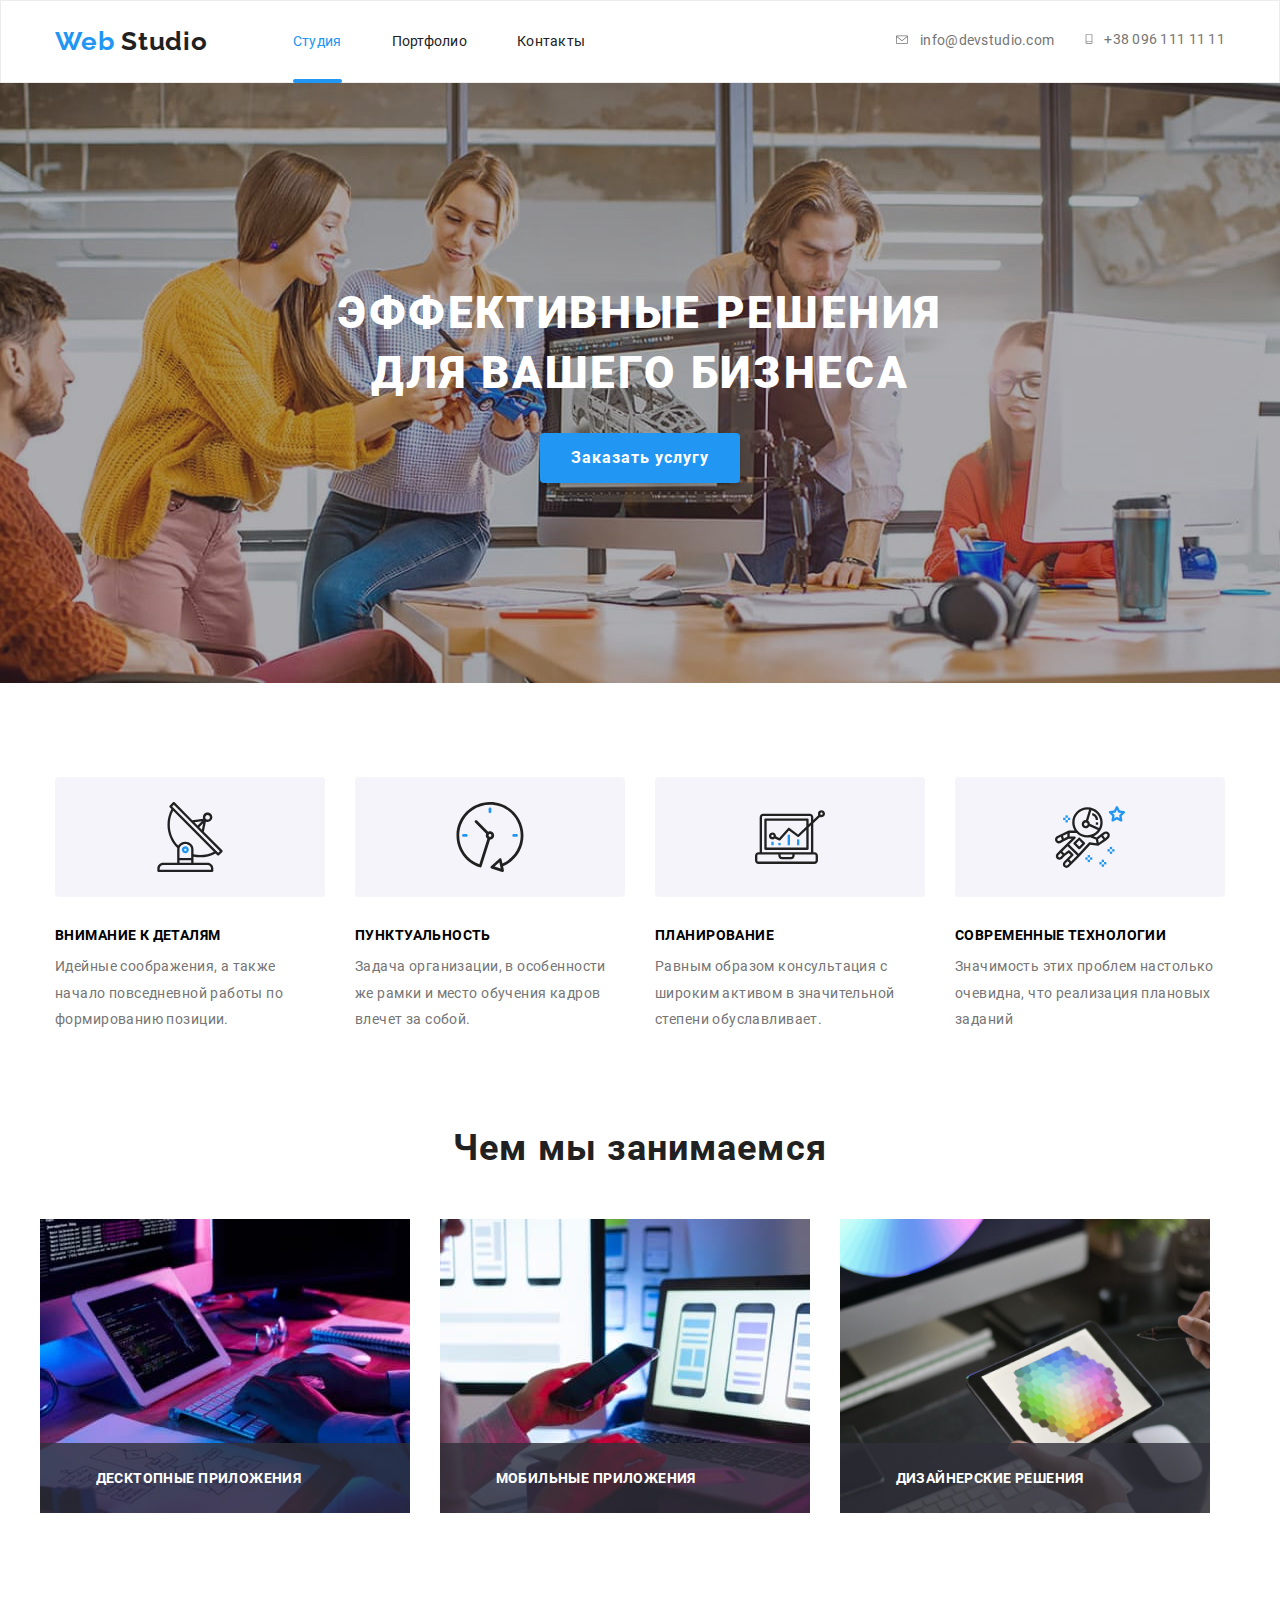
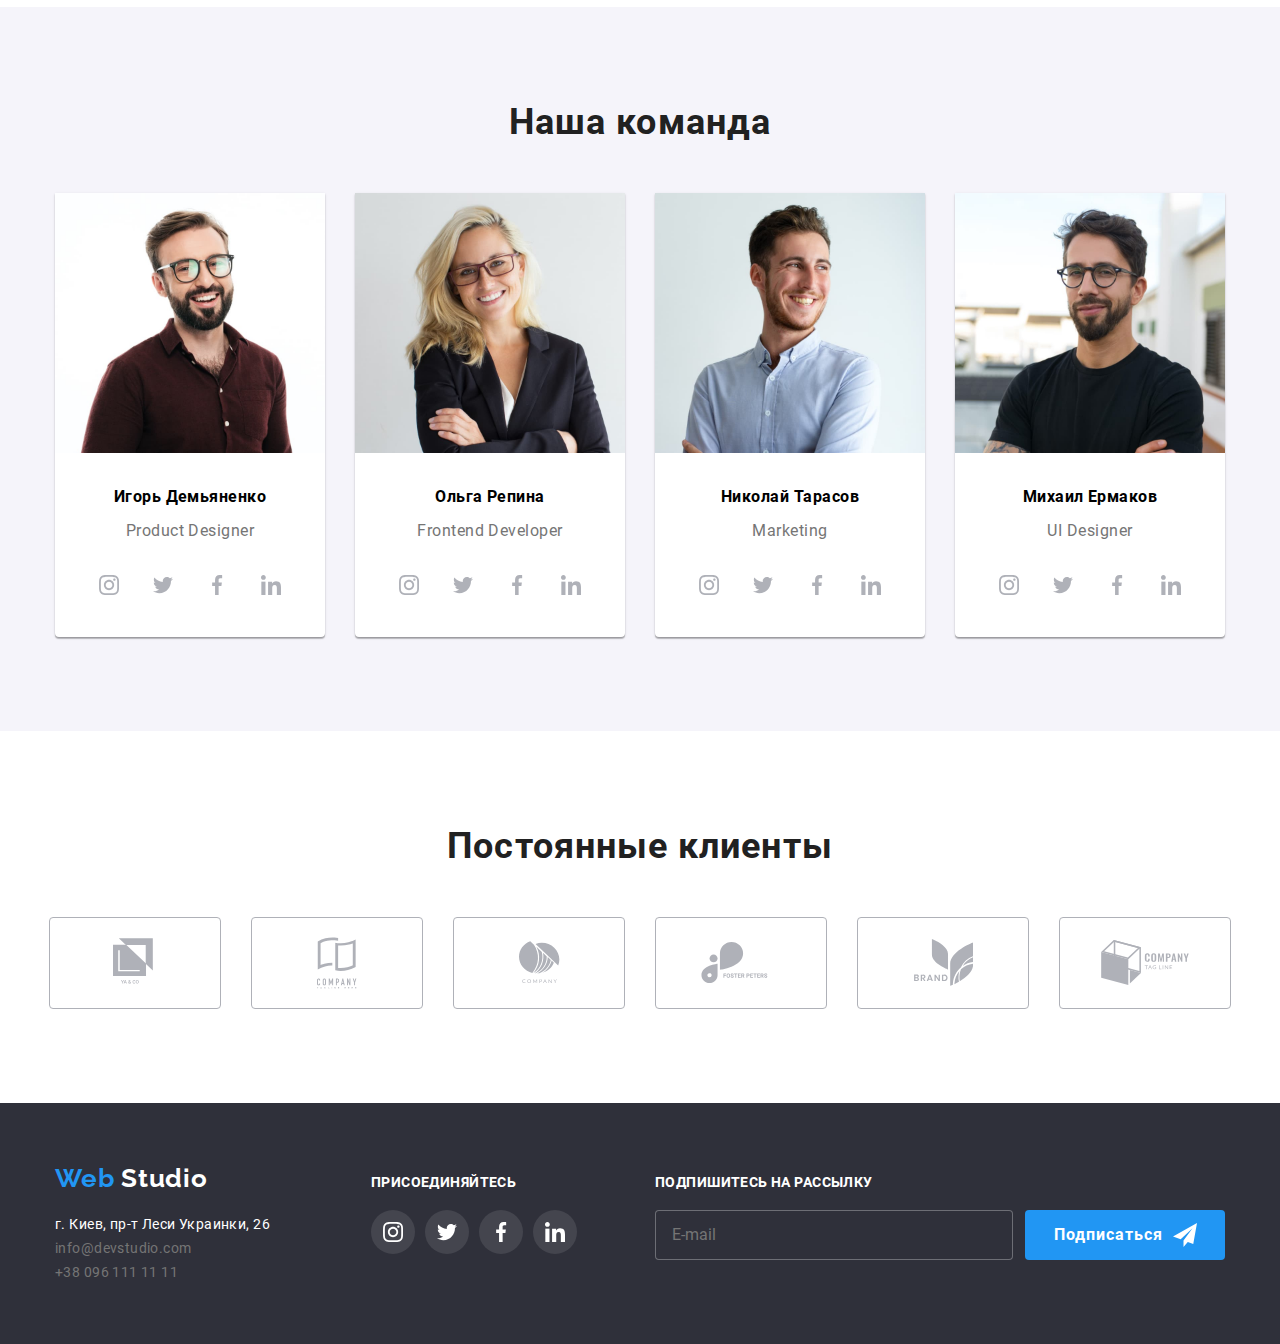
<file: index.html>
<!DOCTYPE html>
<html lang="ru">
  <head>
    <meta charset="UTF-8" />
    <meta name="viewport" content="width=device-width, initial-scale=1.0" />
    <title>WebStudio</title>
    <link rel="stylesheet" href="./css/main.min.css">
    
<!-- 
    <link
      href="https://fonts.googleapis.com/css2?family=Raleway:wght@400;700&family=Roboto:wght@400;700;900&display=swap"
      rel="stylesheet"
    /> -->
      
        
  </head>
  <body>
    <!-- Шапка сайта -->

    <header class="page-header">
      <div class="container flexbox">
        <nav class="navigation">
          <a class="logo" href="./index.html"><span>Web</span> Studio</a>
          <ul class="list menu-list">
            <li class="menu-item">
              <a class="link current" href="./index.html">Студия
              </a>
            </li>
            <li class="menu-item">
              <a class="link" href="./portfolio.html">Портфолио</a>
            </li>
            <li class="menu-item"><a class="link" href="">Контакты</a></li>
          </ul>
        </nav>
        <!-- Контакты -->
        <ul class="list menu-list">
          <li class="contacts-link">
            <a class="link" href="mailto:info@devstudio.com"
              > <svg class="contacts-icon" width="16" height="12">
                <use href="./img/icons/sprite.svg#icon-envelope"></use>
              </svg> info@devstudio.com
              </a
            >
          </li>
          <li class="contacts-link">
            <a class="link" href="tel:380961111111"
              > <svg class="contacts-icon" width="10" height="16">
                <use href="./img/icons/sprite.svg#icon-smartphone"></use>
              </svg> +38 096 111 11 11
              </a
            >
          </li>
        </ul>
      </div>
    </header>

    <main>
      <!--Герой-->
      <section class="hero">
          <h1 class="hero-title">
            Эффективные решения <br />
            для вашего бизнеса
          </h1>
          <button data-modal-open class="btn-primary">Заказать услугу</button>    
      </section>
      <!-- Особенности -->
      <section class="feature section-padding">
        <div class="container feature">
          <ul class="list feature-list">
            <li class="box-list-feature">
              <div class="feature-item">
              <svg class="feature-icon" wight="70" height="70" >
                <use href="./img/icons/sprite.svg#icon-antenna"></use>
              </svg>
              </div>
              <h3 class="title title-upper">Внимание к деталям</h3>
              <p class="text text-grey">
                Идейные соображения, а также начало повседневной работы по
                формированию позиции.
              </p>
            </li>
            <li class="box-list-feature">
              <div class="feature-item">
                <svg class="feature-icon" wight="70" height="70">
                  <use href="./img/icons/sprite.svg#icon-clock"></use>
                </svg>
              </div>
              <h3 class="title title-upper">Пунктуальность</h3>
              <p class="text text-grey">
                Задача организации, в особенности же рамки и место обучения
                кадров влечет за собой.
              </p>
            </li>
            <li class="box-list-feature">
              <div class="feature-item">
                <svg class="feature-icon" wight="70" height="70">
                  <use href="./img/icons/sprite.svg#icon-diagram"></use>
                </svg>
              </div>
              <h3 class="title title-upper">Планирование</h3>
              <p class="text text-grey">
                Равным образом консультация с широким активом в значительной
                степени обуславливает.
              </p>
            </li>
            <li class="box-list-feature">
              <div class="feature-item">
                <svg class="feature-icon" wight="70" height="70">
                  <use href="./img/icons/sprite.svg#icon-astronaut"></use>
                </svg>
              </div>
              <h3 class="title title-upper">Современные технологии</h3>
              <p class="text text-grey">
                Значимость этих проблем настолько очевидна, что реализация
                плановых заданий
              </p>
            </li>
          </ul>
        </div>
      </section>

      <!-- Чем мы занимаемся -->
      <section class="section">
        <div class="container">
          <h2 class="title section-title">Чем мы занимаемся</h2>
          <ul class="list menu-list">
            <li class="box-list">
              <a href="">
                <img
                  src="./img/desktop.jpg"
                  alt="открытый ноутбук на столе"
                  width="370"
                  height="294"
              /></a>
              
              <h3 class="title-dev">Десктопные приложения</h3>
            </li>
            <li class="box-list">
              <a href="">
                <img
                  src="./img/smartphone.jpg"
                  alt="телефон с голубой заставкой на бело-голубом фоне"
                  width="370"
                  height="294"
              /></a>
              <a class="link link-work" href=""
                ><h3 class="title-dev">Мобильные приложения</h3></a
              >
            </li>
            <li class="box-list">
              <a href=""
                ><img
                  src="./img/iMac.jpg"
                  alt="монитор с дизайном в темных тонах"
                  width="370"
                  height="294"
                />
              </a>
              <a class="link link-work" href=""
                ><h3 class="title-dev">Дизайнерские решения</h3></a
              >
            </li>
          </ul>
        </div>
      </section>

      <!-- Наша команда -->
      <section class="section-team">
        <div class="container">
          <h2 class="section-title">Наша команда</h2>
          <ul class="list menu-list">
            <li class="box-list-team">
              <img
                src="./img/demyanenko.jpg"
                alt="Игорь Демьяненко"
                width="270"
                height="260"
              />
              <h3 class="title title-bigger">Игорь Демьяненко</h3>
              <p class="text text-grey text-bg">Product Designer</p>
              <ul class="list menu-list social">
                <li class="social-icons-list">
                  <a
                    href="https://www.instagram.com/"
                    class="social-icons-link"
                    target="_blank"
                    rel="noopener noreferrer"
                    aria-label="Cсылка на Инстаграм"
                  >
                    <svg class="social-icon" width="20" height="20">
                      <use href="./img/icons/sprite.svg#icon-instagram"></use>
                    </svg>
                  </a>
                </li>
                <li class="social-icons-list">
                  <a
                    href="https://twitter.com/"
                    class="social-icons-link"
                    target="_blank"
                    rel="noopener noreferrer"
                    aria-label="Ссылка на Twitter"
                  >
                    <svg class="social-icon" width="20" height="20">
                      <use href="./img/icons/sprite.svg#icon-twitter"></use>
                    </svg>
                  </a>
                </li>
                <li class="social-icons-list">
                  <a
                    href="https://facebook.com/"
                    class="social-icons-link"
                    target="_blank"
                    rel="noopener noreferrer"
                    aria-label="Ссылка на Facebook"
                  >
                    <svg class="social-icon" width="20" height="20">
                      <use href="./img/icons/sprite.svg#icon-facebook"></use>
                    </svg>
                  </a>
                </li>
                <li class="social-icons-list">
                  <a
                    href="https://linkedin.com/"
                    class="social-icons-link"
                    target="_blank"
                    rel="noopener noreferrer"
                    aria-label="Ссылка на LinkedIn"
                  >
                    <svg class="social-icon" width="20" height="20">
                      <use href="./img/icons/sprite.svg#icon-linkedin"></use>
                    </svg>
                  </a>
                </li>
              </ul>
            </li>
            <li class="box-list-team">
              <img
                src="./img/repina.jpg"
                alt="Ольга Репина"
                width="270"
                height="260"
              />
              <h3 class="title title-bigger">Ольга Репина</h3>
              <p class="text text-grey text-bg">Frontend Developer</p>
              <ul class="list menu-list social">
                <li class="social-icons-list">
                  <a
                    href="https://www.instagram.com/"
                    class="social-icons-link"
                    target="_blank"
                    rel="noopener noreferrer"
                    aria-label="Cсылка на Инстаграм"
                  >
                    <svg class="social-icon" width="20" height="20">
                      <use href="./img/icons/sprite.svg#icon-instagram"></use>
                    </svg>
                  </a>
                </li>
                <li class="social-icons-list">
                  <a
                    href="https://twitter.com/"
                    class="social-icons-link"
                    target="_blank"
                    rel="noopener noreferrer"
                    aria-label="Ссылка на Twitter"
                  >
                    <svg class="social-icon" width="20" height="20">
                      <use href="./img/icons/sprite.svg#icon-twitter"></use>
                    </svg>
                  </a>
                </li>
                <li class="social-icons-list">
                  <a
                    href="https://facebook.com/"
                    class="social-icons-link"
                    target="_blank"
                    rel="noopener noreferrer"
                    aria-label="Ссылка на Facebook"
                  >
                    <svg class="social-icon" width="20" height="20">
                      <use href="./img/icons/sprite.svg#icon-facebook"></use>
                    </svg>
                  </a>
                </li>
                <li class="social-icons-list">
                  <a
                    href="https://linkedin.com/"
                    class="social-icons-link"
                    target="_blank"
                    rel="noopener noreferrer"
                    aria-label="Ссылка на LinkedIn"
                  >
                    <svg class="social-icon" width="20" height="20">
                      <use href="./img/icons/sprite.svg#icon-linkedin"></use>
                    </svg>
                  </a>
                </li>
              </ul>
            </li>
            <li class="box-list-team">
              <img
                src="./img/tarasov.jpg"
                alt="Николай Тарасов"
                width="270"
                height="260"
              />
              <h3 class="title title-bigger">Николай Тарасов</h3>
              <p class="text text-grey text-bg">Marketing</p>
              <ul class="list menu-list social">
                <li class="social-icons-list">
                  <a
                    href="https://www.instagram.com/"
                    class="social-icons-link"
                    target="_blank"
                    rel="noopener noreferrer"
                    aria-label="Cсылка на Инстаграм"
                  >
                    <svg class="social-icon" width="20" height="20">
                      <use href="./img/icons/sprite.svg#icon-instagram"></use>
                    </svg>
                  </a>
                </li>
                <li class="social-icons-list">
                  <a
                    href="https://twitter.com/"
                    class="social-icons-link"
                    target="_blank"
                    rel="noopener noreferrer"
                    aria-label="Ссылка на Twitter"
                  >
                    <svg class="social-icon" width="20" height="20">
                      <use href="./img/icons/sprite.svg#icon-twitter"></use>
                    </svg>
                  </a>
                </li>
                <li class="social-icons-list">
                  <a
                    href="https://facebook.com/"
                    class="social-icons-link"
                    target="_blank"
                    rel="noopener noreferrer"
                    aria-label="Ссылка на Facebook"
                  >
                    <svg class="social-icon" width="20" height="20">
                      <use href="./img/icons/sprite.svg#icon-facebook"></use>
                    </svg>
                  </a>
                </li>
                <li class="social-icons-list">
                  <a
                    href="https://linkedin.com/"
                    class="social-icons-link"
                    target="_blank"
                    rel="noopener noreferrer"
                    aria-label="Ссылка на LinkedIn"
                  >
                    <svg class="social-icon" width="20" height="20">
                      <use href="./img/icons/sprite.svg#icon-linkedin"></use>
                    </svg>
                  </a>
                </li>
              </ul>
            </li>
            <li class="box-list-team">
              <img
                src="./img/ermakov.jpg"
                alt="Михаил Ермаков"
                width="270"
                height="260"
              />
              <h3 class="title title-bigger">Михаил Ермаков</h3>
              <p class="text text-grey text-bg">UI Designer</p>
              <ul class="list menu-list social">
                <li class="social-icons-list">
                  <a
                    href="https://www.instagram.com/"
                    class="social-icons-link"
                    target="_blank"
                    rel="noopener noreferrer"
                    aria-label="Cсылка на Инстаграм"
                  >
                    <svg class="social-icon" width="20" height="20">
                      <use href="./img/icons/sprite.svg#icon-instagram"></use>
                    </svg>
                  </a>
                </li>
                <li class="social-icons-list">
                  <a
                    href="https://twitter.com/"
                    class="social-icons-link"
                    target="_blank"
                    rel="noopener noreferrer"
                    aria-label="Ссылка на Twitter"
                  >
                    <svg class="social-icon" width="20" height="20">
                      <use href="./img/icons/sprite.svg#icon-twitter"></use>
                    </svg>
                  </a>
                </li>
                <li class="social-icons-list">
                  <a
                    href="https://facebook.com/"
                    class="social-icons-link"
                    target="_blank"
                    rel="noopener noreferrer"
                    aria-label="Ссылка на Facebook"
                  >
                    <svg class="social-icon" width="20" height="20">
                      <use href="./img/icons/sprite.svg#icon-facebook"></use>
                    </svg>
                  </a>
                </li>
                <li class="social-icons-list">
                  <a
                    href="https://linkedin.com/"
                    class="social-icons-link"
                    target="_blank"
                    rel="noopener noreferrer"
                    aria-label="Ссылка на LinkedIn"
                  >
                    <svg class="social-icon" width="20" height="20">
                      <use href="./img/icons/sprite.svg#icon-linkedin"></use>
                    </svg>
                  </a>
                </li>
              </ul>
            </li>
          </ul>
        </div>
      </section>

      <!--Постоянные клиенты -->
      <section class="section">
        <div class="container">
          <h2 class="section-title">Постоянные клиенты</h2>
          <ul class="list menu-list">
            <li class="clients-list">
              <a class="client-icon" href="">
                <svg width="44" height="49">
                  <use href="./img/icons/sprite.svg#icon-yaco"></use>
                </svg>
              </a>
              
            </li>
            <li class="clients-list">
              <a class="client-icon" href="">
                <svg  width="40" height="52">
                  <use href="./img/icons/sprite.svg#icon-tagline"></use>
                </svg>
              </a>
              
            </li>
            <li class="clients-list">
              <a class="client-icon" href="">
                <svg  width="41" height="42.6">
                <use href="./img/icons/sprite.svg#icon-company"></use>
              </svg>
            </a>
              
            </li>
            <li class="clients-list">
              <a class="client-icon" href="">
                <svg  width="79.66" height="42">
                <use href="./img/icons/sprite.svg#icon-foster"></use>
              </svg>
            </a>
              
            </li>
            <li class="clients-list">
              <a class="client-icon" href="">
                <svg  width="59" height="47">
                <use href="./img/icons/sprite.svg#icon-brand"></use>
              </svg>
            </a>
              
            </li>
            <li class="clients-list">
              <a class="client-icon" href="">
                <svg  width="88.5" height="45.5">
                <use href="./img/icons/sprite.svg#icon-tadline"></use>
              </svg></a>
              
            </li>
          </ul>
        </div>
      </section>
    </main>
    <!-- Футер -->
    <footer class="footer">
      <div class="container">
        <div class="footer-address">
          <a class="logo" href="./index.html"><span>Web</span> Studio</a>
          <br />
          <span class="text text-white">
            г. Киев, пр-т Леси Украинки, 26
          </span>
          <br />
          <span>
            <a
              class="link"
              href="mailto:info@devstudio.com"
              >info@devstudio.com</a
            >
          </span>
          <br />
          <span>
            <a class="link" href="tel:380961111111"
              >+38 096 111 11 11</a
            >
          </span>
        </div>

        <div class="contact-us">
          <b class="contact-us-item">присоединяйтесь</b>
          <ul class="list menu-list">
            <li class="social-icons-list">
              <a
                href="https://www.instagram.com/"
                class="social-icons-footer"
                target="_blank"
                rel="noopener noreferrer"
                aria-label="Cсылка на Инстаграм"
              >
                <svg class="social-icon" width="20" height="20">
                  <use href="./img/icons/sprite.svg#icon-instagram"></use>
                </svg>
              </a>
            </li>
            <li  class="social-icons-list">
              <a
                href="https://twitter.com/"
                class="social-icons-footer"
                target="_blank"
                rel="noopener noreferrer"
                aria-label="Ссылка на Twitter"
              >
                <svg class="social-icon" width="20" height="20">
                  <use href="./img/icons/sprite.svg#icon-twitter"></use>
                </svg>
              </a>
            </li>
            <li class="social-icons-list">
              <a
                href="https://facebook.com/"
                class="social-icons-footer"
                target="_blank"
                rel="noopener noreferrer"
                aria-label="Ссылка на Facebook"
              >
                <svg class="social-icon" width="20" height="20">
                  <use href="./img/icons/sprite.svg#icon-facebook"></use>
                </svg>
              </a>
            </li class="social-icons-list">
            <li>
              <a
                href="https://linkedin.com/"
                class="social-icons-footer"
                target="_blank"
                rel="noopener noreferrer"
                aria-label="Ссылка на LinkedIn"
              >
                <svg class="social-icon" width="20" height="20">
                  <use href="./img/icons/sprite.svg#icon-linkedin"></use>
                </svg>
              </a>
            </li>
          </ul>
        </div>
        <div class="subscription">
          <b class="contact-us-item">Подпишитесь на рассылку</b>
          <form class="subscription-form">
            <input class="footer-email" type="email" name="mail" id="footer-mail" placeholder="E-mail">
            <button class="btn-email" type="submit">
              <span class="btn-text">Подписаться</span>
              <svg class="icon-send" width="24" height="24">
                <use href="./img/icons/sprite.svg#icon-send"></use>
              </svg>
            </button>
          </form>
        </div>
      </div>
    </footer>
    <!-- Модальное окно -->
    <div class="backdrop is-hidden" data-modal>
      <div class="modal">
        <button data-modal-close class="btn-close-modal">
          <svg width="11" height="11">
            <use href="./img/icons/sprite.svg#icon-close"></use>
          </svg>
        </button>
        <form class="form">
          <b class="form-call">Оставьте свои данные, мы вам перезвоним</b>
          <label class="form-field">
            <span class="form-label">Имя</span>
            <input class="form-input" type="text" name="name">
            </input>
            <svg width="12" height="12" class="form-icon">
              <use href="./img/icons/sprite.svg#icon-person"></use>
            </svg>
          </label>
          <label class="form-field">
            <span class="form-label">Телефон</span>
            <input class="form-input" type="tel" name="tel">
            </input>
            <svg width="12" height="12" class="form-icon">
              <use href="./img/icons/sprite.svg#icon-phone"></use>
            </svg>
          </label>
          <label class="form-field">
            <span class="form-label">Почта</span>
            <input class="form-input" type="email" name="mail">
            </input>
            <svg width="12" height="12" class="form-icon">
              <use href="./img/icons/sprite.svg#icon-email"></use>
            </svg>
          </label>
          <label class="comment-field">
            <span class="form-label">Комментарий</span>
            <textarea class="comment" name="comment" placeholder="Введите текст">
            </textarea>
          </label>
          <label class="checkbox-field">
            <input class="checkbox-input" type="checkbox" name="agreement" value="agreement"><span
              class="checkbox-icon"></span>
            <span class="checkbox-label">Соглашаюсь с рассылкой и принимаю
              <a class="checkbox-link" href="">Условия договора</a>
            </span>
          </label>
          <button type="submit" class="btn-primary btn-form">Отправить</button>
        </form>
      </div>
    </div>
    <script src="./js/modal.js"></script>
  </body>
</html>
</file>
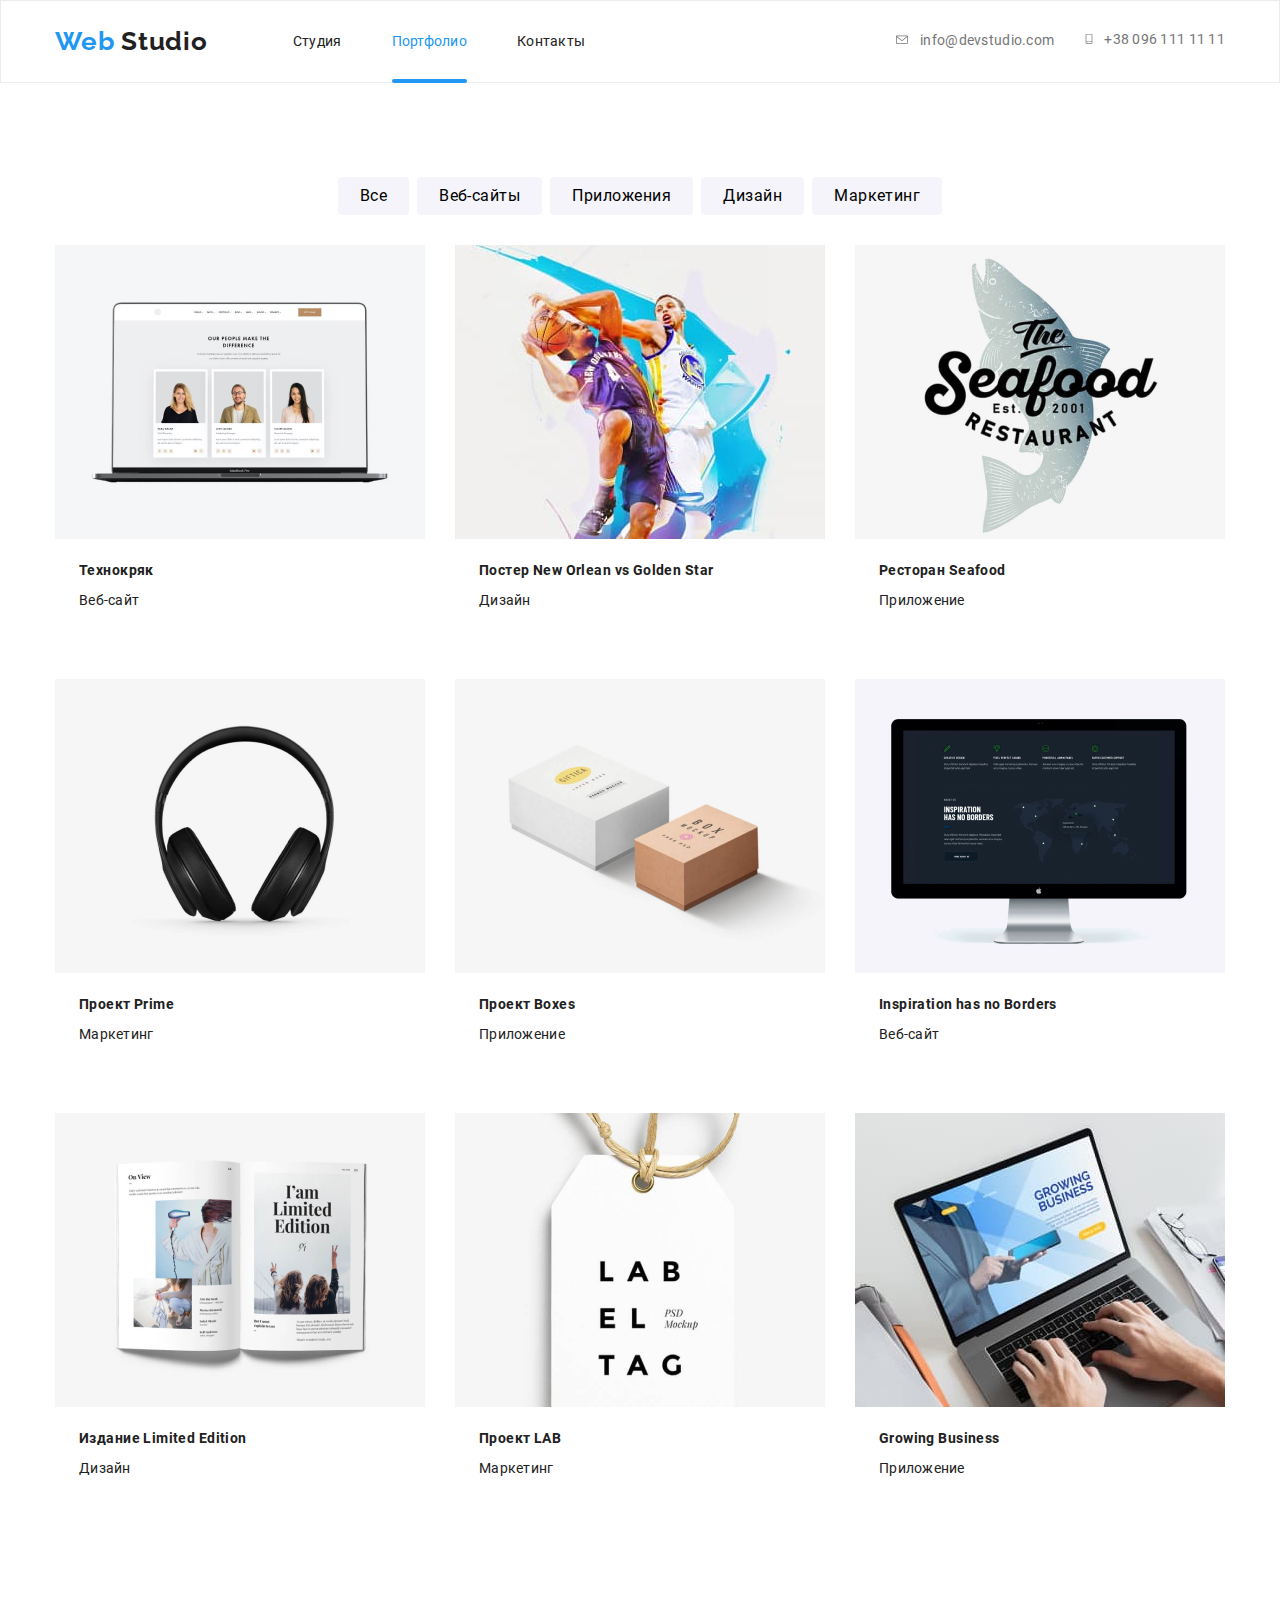
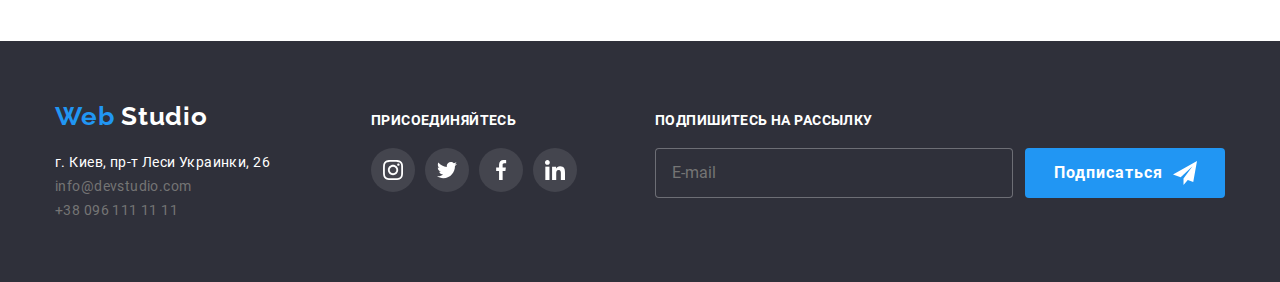
<file: portfolio.html>
<!DOCTYPE html>
<html lang="ru">
  <head>
    <meta charset="UTF-8" />
    <meta name="viewport" content="width=device-width, initial-scale=1.0" />
    <title>Портфолио</title>
    <link rel="stylesheet" href="./css/portfolio.min.css">
    <!-- <link
      rel="stylesheet"
      href="https://cdnjs.cloudflare.com/ajax/libs/normalize/8.0.1/normalize.min.css"
    />
    <link
      href="https://fonts.googleapis.com/css2?family=Raleway:wght@400;700&family=Roboto:wght@400;700;900&display=swap"
      rel="stylesheet"
    /> -->
  </head>
  <body>
    <!-- Шапка сайта -->
    <header class="page-header">
      <div class="container flexbox">
        <nav class="navigation">
          <a class="logo" href="./index.html"><span>Web</span> Studio</a>
          <ul class="list menu-list">
            <li class="menu-item">
              <a class="link" href="./index.html">Студия</a>
            </li>
            <li class="menu-item">
              <a class="link current" href="./portfolio.html">Портфолио</a>
            </li>
            <li class="menu-item"><a class="link" href="">Контакты</a></li>
          </ul>
        </nav>
        <!-- Контакты -->
        <ul class="list menu-list">
          <li class="contacts-link">
            <a class="link" href="mailto:info@devstudio.com">
              <svg class="contacts-icon" width="16" height="12">
                <use href="./img/icons/sprite.svg#icon-envelope"></use>
              </svg>
              info@devstudio.com
            </a>
          </li>
          <li class="contacts-link">
            <a class="link" href="tel:380961111111">
              <svg class="contacts-icon" width="10" height="16">
                <use href="./img/icons/sprite.svg#icon-smartphone"></use>
              </svg>
              +38 096 111 11 11
            </a>
          </li>
        </ul>
      </div>
    </header>
    <main class="portfolio flex-container">
      <!-- Навигация -->
      <div class="container nav-portfolio">
        <ul class="list flexbox portfolio-menu">
          <li>
            <button class="btn-secondary" type="button">Все</button>
          </li>
          <li>
            <button class="btn-secondary" type="button">Веб-сайты</button>
          </li>

          <li>
            <button class="btn-secondary" type="button">Приложения</button>
          </li>

          <li><button class="btn-secondary" type="button">Дизайн</button></li>
          <li>
            <button class="btn-secondary" type="button">Маркетинг</button>
          </li>
        </ul>
      </div>
      <!-- Проекты -->
      <section>
        <div class="container">
          <ul class="list flex-container">
            <li class="flex-list">
              <a class="link link-wrapper" href="">
                <div class="img-box">
                <img
                  src="./img/tekhokriak.jpg"
                  alt="Фото команды на экране ноутбука"
                  width="370"
                  height="294"
                />
                <div class="box-hover">
                <p>
                  Технокряк это современная площадка распространения
                  коронавируса. Компании используют эту платформу для цифрового
                  шпионажа и атак на защищённые сервера конкурентов
                </p>
                </div>
                </div>
                <div class="project-info">
                  <h3 class="title">Технокряк</h3>
                  <p>Веб-сайт</p>
                </div>
              </a>
            </li>
            <li class="flex-list">
              <a class="link link-wrapper" href="">
                <div class="img-box">
                <img
                  src="./img/poster-new-orlean.jpg"
                  alt="Два парня с баскетбольным мячом"
                  width="370"
                  height="294"
                />
                 <div class="box-hover">
                <p>
                  Lorem ipsum dolor sit amet consectetur adipisicing elit. Enim
                  voluptatum reiciendis id ratione, cupiditate est. Dolorem
                  dolores doloremque ullam. Sint ipsa quasi iste blanditiis?
                  Deleniti ipsa consequatur voluptas quis blanditiis!
                </p>
                 </div>
                </div>
                <div class="project-info">
                  <h3 class="title">Постер New Orlean vs Golden Star</h3>
                  <p>Дизайн</p>
                </div>
              </a>
            </li>
            <li class="flex-list">
              <a class="link link-wrapper" href="">
                <div class="img-box">
                <img
                  src="./img/seafood.jpg"
                  alt="Банер ресторана морепродуктов"
                  width="370"
                  height="294"
                />
                 <div class="box-hover">
                <p>
                  Lorem ipsum dolor sit amet consectetur adipisicing elit. Enim
                  voluptatum reiciendis id ratione, cupiditate est. Dolorem
                  dolores doloremque ullam. Sint ipsa quasi iste blanditiis?
                  Deleniti ipsa consequatur voluptas quis blanditiis!
                </p>
                 </div>
                </div>
                <div class="project-info">
                  <h3 class="title">Ресторан Seafood</h3>
                  <p>Приложение</p>
                </div>
              </a>
            </li>
            <li class="flex-list">
              <a class="link link-wrapper" href="">
                <div class="img-box">
                <img
                  src="./img/project-prime.jpg"
                  alt="Наушники"
                  width="370"
                  height="294"
                />
                 <div class="box-hover">
                <p>
                  Lorem ipsum dolor sit amet consectetur adipisicing elit. Enim
                  voluptatum reiciendis id ratione, cupiditate est. Dolorem
                  dolores doloremque ullam. Sint ipsa quasi iste blanditiis?
                  Deleniti ipsa consequatur voluptas quis blanditiis!
                </p>
                 </div>
                </div>
                <div class="project-info">
                  <h3 class="title">Проект Prime</h3>
                  <p>Маркетинг</p>
                </div>
              </a>
            </li>
            <li class="flex-list">
              <a class="link link-wrapper" href="">
                <div class="img-box">
                <img
                  src="./img/project-boxes.jpg"
                  alt="2 картонные коробки 1 белая и 1 коричневая"
                  width="370"
                  height="294"
                />
                 <div class="box-hover">
                <p>
                  Lorem ipsum dolor sit amet consectetur adipisicing elit. Enim
                  voluptatum reiciendis id ratione, cupiditate est. Dolorem
                  dolores doloremque ullam. Sint ipsa quasi iste blanditiis?
                  Deleniti ipsa consequatur voluptas quis blanditiis!
                </p>
                 </div>
                </div>
                <div class="project-info">
                  <h3 class="title">Проект Boxes</h3>
                  <p>Приложение</p>
                </div>
              </a>
            </li>
            <li class="flex-list">
              <a class="link link-wrapper" href="">
                <div class="img-box">
                <img
                  src="./img/inspiration.jpg"
                  alt="Монитор с дизайном"
                  width="370"
                  height="294"
                />
                 <div class="box-hover">
                <p>
                  Lorem ipsum dolor sit amet consectetur adipisicing elit. Enim
                  voluptatum reiciendis id ratione, cupiditate est. Dolorem
                  dolores doloremque ullam. Sint ipsa quasi iste blanditiis?
                  Deleniti ipsa consequatur voluptas quis blanditiis!
                </p>
                 </div>
                </div>
                <div class="project-info">
                  <h3 class="title">Inspiration has no Borders</h3>
                  <p>Веб-сайт</p>
                </div>
              </a>
            </li>
            <li class="flex-list">
              <a class="link link-wrapper" href="">
                <div class="img-box">
                <img
                  src="./img/limited-edition.jpg"
                  alt="Развернутый журнал"
                  width="370"
                  height="294"
                />
                 <div class="box-hover">
                <p>
                  Lorem ipsum dolor sit amet consectetur adipisicing elit. Enim
                  voluptatum reiciendis id ratione, cupiditate est. Dolorem
                  dolores doloremque ullam. Sint ipsa quasi iste blanditiis?
                  Deleniti ipsa consequatur voluptas quis blanditiis!
                </p>
                 </div>
                </div>
                <div class="project-info">
                  <h3 class="title">Издание Limited Edition</h3>
                  <p>Дизайн</p>
                </div>
              </a>
            </li>
            <li class="flex-list">
              <a class="link link-wrapper" href=""
                >
                <div class="img-box">
                <img
                  src="./img/project-lab.jpg"
                  alt="Бирка с надписью"
                  width="370"
                  height="294"
                />
                 <div class="box-hover">
                <p>
                  Lorem ipsum dolor sit amet consectetur adipisicing elit. Enim
                  voluptatum reiciendis id ratione, cupiditate est. Dolorem
                  dolores doloremque ullam. Sint ipsa quasi iste blanditiis?
                  Deleniti ipsa consequatur voluptas quis blanditiis!
                </p>
                 </div>
                </div>
                <div class="project-info">
                  <h3 class="title">Проект LAB</h3>
                  <p>Маркетинг</p>
                </div>
              </a>
            </li>
            <li class="flex-list">
              <a class="link link-wrapper" href=""
                >
                <div class="img-box">
                <img
                  src="./img/growing-business.jpg"
                  alt="Раскрытый ноутбук на столе"
                  width="370"
                  height="294"
                />
                 <div class="box-hover">
                <p>
                  Lorem ipsum dolor sit amet consectetur adipisicing elit. Enim
                  voluptatum reiciendis id ratione, cupiditate est. Dolorem
                  dolores doloremque ullam. Sint ipsa quasi iste blanditiis?
                  Deleniti ipsa consequatur voluptas quis blanditiis!
                </p>
                 </div>
                </div>
                <div class="project-info">
                  <h3 class="title">Growing Business</h3>
                  <p>Приложение</p>
                </div>
              </a>
            </li>
          </ul>
        </div>
      </section>
    </main>
    <!-- Футер -->
      <footer class="footer">
        <div class="container">
          <div class="footer-address">
            <a class="logo" href="./index.html"><span>Web</span> Studio</a>
            <br />
            <span class="text text-white">
              г. Киев, пр-т Леси Украинки, 26
            </span>
            <br />
            <span>
              <a class="link" href="mailto:info@devstudio.com">info@devstudio.com</a>
            </span>
            <br />
            <span>
             <a class="link" href="tel:380961111111">+38 096 111 11 11</a>
            </span>
          </div>
    
    <div class="contact-us">
      <b class="contact-us-item">присоединяйтесь</b>
      <ul class="list menu-list">
        <li class="social-icons-list">
          <a href="https://www.instagram.com/" class="social-icons-footer" target="_blank" rel="noopener noreferrer"
            aria-label="Cсылка на Инстаграм">
            <svg class="social-icon" width="20" height="20">
              <use href="./img/icons/sprite.svg#icon-instagram"></use>
            </svg>
          </a>
        </li>
        <li class="social-icons-list">
          <a href="https://twitter.com/" class="social-icons-footer" target="_blank" rel="noopener noreferrer"
            aria-label="Ссылка на Twitter">
            <svg class="social-icon" width="20" height="20">
              <use href="./img/icons/sprite.svg#icon-twitter"></use>
            </svg>
          </a>
        </li>
        <li class="social-icons-list">
          <a href="https://facebook.com/" class="social-icons-footer" target="_blank" rel="noopener noreferrer"
            aria-label="Ссылка на Facebook">
            <svg class="social-icon" width="20" height="20">
              <use href="./img/icons/sprite.svg#icon-facebook"></use>
            </svg>
          </a>
        </li class="social-icons-list">
        <li>
          <a href="https://linkedin.com/" class="social-icons-footer" target="_blank" rel="noopener noreferrer"
            aria-label="Ссылка на LinkedIn">
            <svg class="social-icon" width="20" height="20">
              <use href="./img/icons/sprite.svg#icon-linkedin"></use>
            </svg>
          </a>
        </li>
      </ul>
    </div>
    <div class="subscription">
      <b class="contact-us-item">Подпишитесь на рассылку</b>
      <form class="subscription-form">
        <input class="footer-email" type="email" name="mail" id="footer-mail" placeholder="E-mail">
        <button class="btn-email" type="submit">
          <span class="btn-text">Подписаться</span>
          <svg class="icon-send" width="24" height="24">
            <use href="./img/icons/sprite.svg#icon-send"></use>
          </svg>
        </button>
      </form>
    </div>
    </div>
    </footer>
  </body>
</html>
</file>
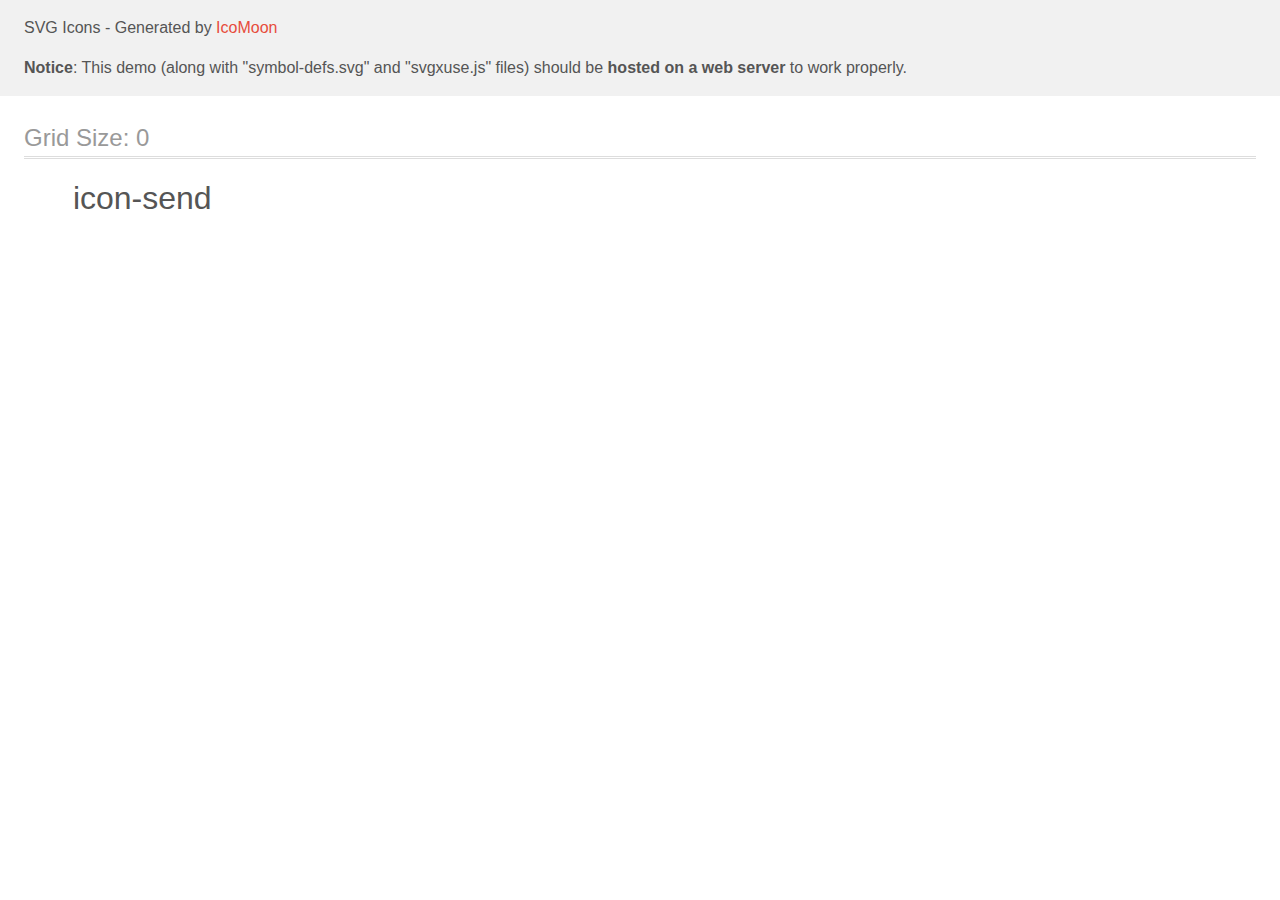
<file: img/icons/icomoon/demo-external-svg.html>
<!doctype html>
<html>
<head>
    <title>IcoMoon - SVG Icons</title>
    <meta charset="utf-8">
    <meta name="viewport" content="width=device-width, initial-scale=1">
    <link rel="stylesheet" href="demo-files/demo.css">
    <link rel="stylesheet" href="style.css">
</head>
<body>
<header class="bgc1 clearfix">
<div class="mhl">
    <p>SVG Icons - Generated by <a href="https://icomoon.io/app">IcoMoon</a></p><p><strong>Notice</strong>: This demo (along with "symbol-defs.svg" and "svgxuse.js" files) should be <b>hosted on a web server</b> to work properly.</p>
</div>
</header>
    <div class="clearfix mhl ptl">
        <h1 class="mvm mtn fgc1">Grid Size: 0</h1>
        <div class="glyph fs1">
            <div class="clearfix pbs">
                <svg class="icon icon-send"><use xlink:href="symbol-defs.svg#icon-send"></use></svg><span class="name"> icon-send</span>
            </div>
        </div>
  </div>
<script defer src="svgxuse.js"></script>
</body>
</html>
</file>
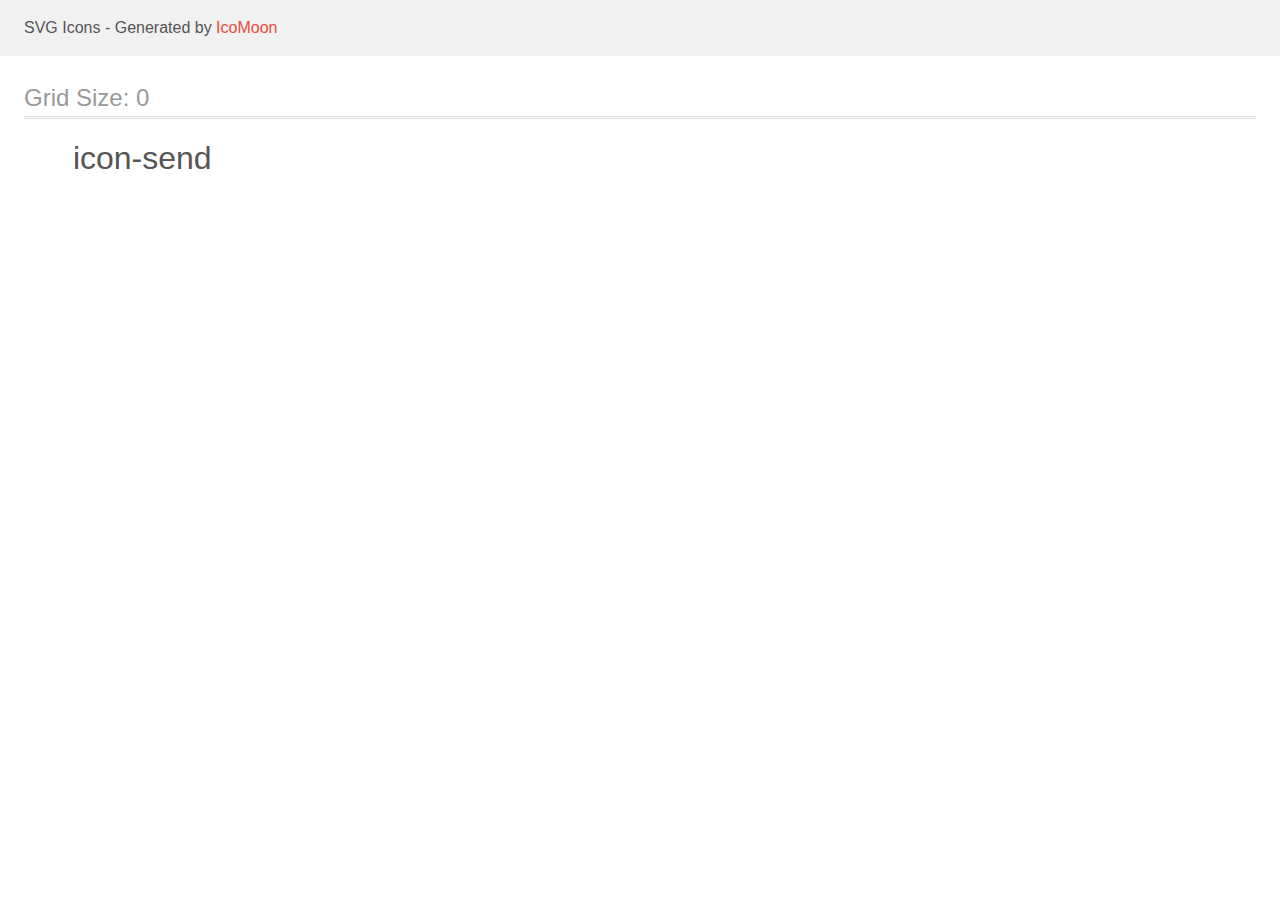
<file: img/icons/icomoon/demo.html>
<!doctype html>
<html>
<head>
    <title>IcoMoon - SVG Icons</title>
    <meta charset="utf-8">
    <meta name="viewport" content="width=device-width, initial-scale=1">
    <link rel="stylesheet" href="demo-files/demo.css">
    <link rel="stylesheet" href="style.css">
</head>
<body>
<svg aria-hidden="true" style="position: absolute; width: 0; height: 0; overflow: hidden;" version="1.1" xmlns="http://www.w3.org/2000/svg" xmlns:xlink="http://www.w3.org/1999/xlink">
<defs>
<symbol id="icon-send" viewBox="0 0 32 32">
<path fill="#fff" style="fill: var(--color1, #fff)" d="M32 0l-32 18 10.227 3.788 15.773-14.788-11.998 16.186 0.010 0.004-0.012-0.004v8.814l5.735-6.691 7.265 2.691 5-28z"></path>
</symbol>
</defs>
</svg>

<header class="bgc1 clearfix">
<div class="mhl">
    <p>SVG Icons - Generated by <a href="https://icomoon.io/app">IcoMoon</a></p>
</div>
</header>
    <div class="clearfix mhl ptl">
        <h1 class="mvm mtn fgc1">Grid Size: 0</h1>
        <div class="glyph fs1">
            <div class="clearfix pbs">
                <svg class="icon icon-send"><use xlink:href="#icon-send"></use></svg><span class="name"> icon-send</span>
            </div>
        </div>
  </div>
<script defer src="svgxuse.js"></script>
</body>
</html>
</file>
<file: img/icons/icomoon/demo-files/demo.css>
body {
  padding: 0;
  margin: 0;
  font-family: sans-serif;
  font-size: 1em;
  line-height: 1.5;
  color: #555;
  background: #fff;
}
h1 {
  font-size: 1.5em;
  font-weight: normal;
  box-shadow: 0 1px #ddd, 0 2px #fff, 0 3px #ddd;
}
small {
  font-size: .66666667em;
}
a {
  color: #e74c3c;
  text-decoration: none;
}
a:hover, a:focus {
  box-shadow: 0 1px #e74c3c;
}
.bshadow0, input {
  box-shadow: inset 0 -2px #e7e7e7;
}
input:hover {
  box-shadow: inset 0 -2px #ccc;
}
input, fieldset {
  font-size: 1em;
  margin: 0;
  padding: 0;
  border: 0;
}
input {
  color: inherit;
  line-height: 1.5;
  height: 1.5em;
  padding: .25em 0;
}
input:focus {
  outline: none;
  box-shadow: inset 0 -2px #449fdb;
}
.glyph {
  font-size: 16px;
  margin-right: 1.5em;
  float: left;
  width: 17em;
}
svg {
  color: #000;
}
.liga {
  width: 80%;
  width: calc(100% - 2.5em);
}
.talign-right {
  text-align: right;
}
.talign-center {
  text-align: center;
}
.bgc1 {
  background: #f1f1f1;
}
.fgc0 {
  color: #000;
}
.fgc1 {
  color: #999;
}
p {
  margin-top: 1em;
  margin-bottom: 1em;
}
.mvm {
  margin-top: .75em;
  margin-bottom: .75em;
}
.mtn {
  margin-top: 0;
}
.mtl, .mal {
  margin-top: 1.5em;
}
.mbl, .mal {
  margin-bottom: 1.5em;
}
.mal, .mhl {
  margin-left: 1.5em;
  margin-right: 1.5em;
}
.mhmm {
  margin-left: 1em;
  margin-right: 1em;
}
.ptl {
  padding-top: 1.5em;
}
.pbs, .pvs {
  padding-bottom: .25em;
}
.pvs, .pts {
  padding-top: .25em;
}
.unit {
  float: left;
}
.unitRight {
  float: right;
}
.size1of2 {
  width: 50%;
}
.size1of1 {
  width: 100%;
}
.clearfix:before, .clearfix:after {
  content: " ";
  display: table;
}
.clearfix:after {
  clear: both;
}
.hidden-true {
  display: none;
}
.textbox0 {
  width: 3em;
  background: #f1f1f1;
  padding: .25em .5em;
  line-height: 1.5;
  height: 1.5em;
}
.fs0 {
  font-size: 16px;
}
.fs1 {
  font-size: 32px;
}
.name {
  margin-left: .25em;
}
</file>
<file: img/icons/icomoon/style.css>
.icon {
  display: inline-block;
  width: 1em;
  height: 1em;
  stroke-width: 0;
  stroke: currentColor;
  fill: currentColor;
}

/* ==========================================
Single-colored icons can be modified like so:
.icon-name {
  font-size: 32px;
  color: red;
}
========================================== */
</file>
<file: css/main.min.css>
/*! normalize.css v8.0.1 | MIT License | github.com/necolas/normalize.css */html{line-height:1.15;-webkit-text-size-adjust:100%}body{margin:0}main{display:block}h1{font-size:2em;margin:0.67em 0}hr{-webkit-box-sizing:content-box;box-sizing:content-box;height:0;overflow:visible}pre{font-family:monospace, monospace;font-size:1em}a{background-color:transparent}abbr[title]{border-bottom:none;text-decoration:underline;-webkit-text-decoration:underline dotted;text-decoration:underline dotted}b,strong{font-weight:bolder}code,kbd,samp{font-family:monospace, monospace;font-size:1em}small{font-size:80%}sub,sup{font-size:75%;line-height:0;position:relative;vertical-align:baseline}sub{bottom:-0.25em}sup{top:-0.5em}img{border-style:none}button,input,optgroup,select,textarea{font-family:inherit;font-size:100%;line-height:1.15;margin:0}button,input{overflow:visible}button,select{text-transform:none}button,[type="button"],[type="reset"],[type="submit"]{-webkit-appearance:button}button::-moz-focus-inner,[type="button"]::-moz-focus-inner,[type="reset"]::-moz-focus-inner,[type="submit"]::-moz-focus-inner{border-style:none;padding:0}button:-moz-focusring,[type="button"]:-moz-focusring,[type="reset"]:-moz-focusring,[type="submit"]:-moz-focusring{outline:1px dotted ButtonText}fieldset{padding:0.35em 0.75em 0.625em}legend{-webkit-box-sizing:border-box;box-sizing:border-box;color:inherit;display:table;max-width:100%;padding:0;white-space:normal}progress{vertical-align:baseline}textarea{overflow:auto}[type="checkbox"],[type="radio"]{-webkit-box-sizing:border-box;box-sizing:border-box;padding:0}[type="number"]::-webkit-inner-spin-button,[type="number"]::-webkit-outer-spin-button{height:auto}[type="search"]{-webkit-appearance:textfield;outline-offset:-2px}[type="search"]::-webkit-search-decoration{-webkit-appearance:none}::-webkit-file-upload-button{-webkit-appearance:button;font:inherit}details{display:block}summary{display:list-item}template{display:none}[hidden]{display:none}@font-face{font-family:"Roboto";font-style:normal;font-weight:400;src:local("Roboto"),local("Roboto-Regular"),url("../fonts/roboto/roboto-v20-latin_cyrillic-regular.woff2") format("woff2"),url("../fonts/roboto/roboto-v20-latin_cyrillic-regular.woff") format("woff")}@font-face{font-family:"Roboto";font-style:normal;font-weight:700;src:local("Roboto Bold"),local("Roboto-Bold"),url("../fonts/roboto/roboto-v20-latin_cyrillic-700.woff2") format("woff2"),url("../fonts/roboto/roboto-v20-latin_cyrillic-700.woff") format("woff")}@font-face{font-family:"Roboto";font-style:normal;font-weight:900;src:local("Roboto Black"),local("Roboto-Black"),url("../fonts/roboto/roboto-v20-latin_cyrillic-900.woff2") format("woff2"),url("../fonts/roboto/roboto-v20-latin_cyrillic-900.woff") format("woff")}@font-face{font-family:"Raleway";font-style:normal;font-weight:400;src:local(""),url("../fonts/raleway/raleway-v17-latin_cyrillic-regular.woff2") format("woff2"),url("../fonts/raleway/raleway-v17-latin_cyrillic-regular.woff") format("woff")}@font-face{font-family:"Raleway";font-style:normal;font-weight:700;src:local(""),url("../fonts/raleway/raleway-v17-latin_cyrillic-700.woff2") format("woff2"),url("../fonts/raleway/raleway-v17-latin_cyrillic-700.woff") format("woff")}@font-face{font-family:"Raleway";font-style:normal;font-weight:900;src:local(""),url("../fonts/raleway/raleway-v17-latin_cyrillic-900.woff2") format("woff2"),url("../fonts/raleway/raleway-v17-latin_cyrillic-900.woff") format("woff")}body{font-family:Roboto, sans-serif;font-style:normal}html{-webkit-box-sizing:border-box;box-sizing:border-box}*,*::before,*::after{-webkit-box-sizing:inherit;box-sizing:inherit}.container{margin-left:auto;margin-right:auto;width:1200px;padding-left:15px;padding-right:15px}.flexbox{display:-webkit-box;display:-ms-flexbox;display:flex}.page-header{padding:25px 0;border:1px solid #ececec}.section{padding-top:94px;padding-bottom:94px}.section-padding{padding-top:94px}.title{font-weight:bold;font-size:14px;line-height:16px;letter-spacing:0.03em;margin:0}.section-title{font-weight:bold;font-size:36px;line-height:42px;letter-spacing:0.03em;color:#212121;margin:0 0 50px;text-align:center}.title-bigger{font-size:16px;line-height:19px;padding:30px 0 10px 0}.title-upper{text-transform:uppercase;margin-bottom:10px}.title-dev{position:absolute;bottom:27px;left:15%;z-index:1;margin:0;text-align:center;font-weight:700;font-size:14px;line-height:16px;letter-spacing:0.03em;text-transform:uppercase;color:#fff}.section-team{background-color:#f5f4fa;padding:94px calc((100% - 1200px) / 2)}.list{list-style:none;padding:0;margin:0}.list .link.current{color:#2196f3}.clients-list{border:1px solid #afb1b8;-webkit-box-sizing:border-box;box-sizing:border-box;border-radius:4px;-webkit-transition:border 250ms cubic-bezier(0.4, 0, 0.2, 1);transition:border 250ms cubic-bezier(0.4, 0, 0.2, 1)}.clients-list:hover,.clients-list:focus{border-color:#2196f3;border-color:1px solid #2196f3}.clients-list:not(:last-child){margin-right:30px}.feature-list{display:-webkit-box;display:-ms-flexbox;display:flex;-webkit-box-pack:end;-ms-flex-pack:end;justify-content:flex-end}.feature-item{display:-webkit-box;display:-ms-flexbox;display:flex;-webkit-box-pack:center;-ms-flex-pack:center;justify-content:center;-webkit-box-align:center;-ms-flex-align:center;align-items:center;width:270px;height:120px;background-color:#f5f4fa;border-radius:4px;margin-bottom:30px}.navigation{display:-webkit-box;display:-ms-flexbox;display:flex;-webkit-box-align:center;-ms-flex-align:center;align-items:center;margin-right:auto}.link{font-weight:500;font-size:14px;line-height:16px;letter-spacing:0.02em;color:#212121;cursor:pointer;text-decoration:none}.link:hover:not(.link-wrapper),.link:active:not(.link-wrapper),.link:focus:not(.link-wrapper){color:#2196f3}.link-work{font-weight:bold;letter-spacing:0.03em;text-transform:uppercase;color:#fff}.contacts-link:not(:last-child){margin-right:30px}.contacts-link .link{display:-webkit-inline-box;display:-ms-inline-flexbox;display:inline-flex;-webkit-box-align:center;-ms-flex-align:center;align-items:center;color:#757575}.contacts-icon{vertical-align:middle;margin-right:10px;fill:currentColor}.text{font-weight:normal;font-size:14px;line-height:24px;margin:0;letter-spacing:0.03em}.text-bg{font-size:16px;line-height:19px}.text-grey{color:#757575;line-height:1.9}.text-white{color:#fff}.logo{font-family:Raleway;font-weight:bold;font-size:26px;line-height:31px;letter-spacing:0.03em;color:#212121;text-decoration:none;margin-right:85px}.logo>span{color:#2196f3}.footer-address>.logo{color:#fff}.menu-list{display:-webkit-box;display:-ms-flexbox;display:flex;-webkit-box-pack:center;-ms-flex-pack:center;justify-content:center;-webkit-box-align:center;-ms-flex-align:center;align-items:center;text-align:center}.menu-item .current:after{display:block;position:absolute;content:"";bottom:-32px;left:0;width:100%;height:4px;border-radius:2px;background-color:#2196f3}.menu-item{position:relative}.menu-item:not(:last-child){margin-right:50px}.btn-primary{width:200px;height:50px;font-weight:bold;font-size:16px;line-height:30px;letter-spacing:0.06em;color:#ffffff;background:#2196f3;cursor:pointer;-webkit-box-shadow:0px 4px 4px rgba(0,0,0,0.15);box-shadow:0px 4px 4px rgba(0,0,0,0.15);border-radius:4px;border-width:0}.btn-secondary{font-weight:500;font-size:16px;line-height:26px;text-align:center;letter-spacing:0.03em;cursor:pointer;border-radius:4px;border-width:0;padding:6px 22px;background-color:#f5f4fa}.btn-secondary:focus,.btn-secondary:hover{-webkit-box-shadow:0px 3px 1px rgba(0,0,0,0.1),0px 1px 2px rgba(0,0,0,0.08),0px 2px 2px rgba(0,0,0,0.12);box-shadow:0px 3px 1px rgba(0,0,0,0.1),0px 1px 2px rgba(0,0,0,0.08),0px 2px 2px rgba(0,0,0,0.12);background:#2196f3;color:#fff}.btn-email{display:-webkit-box;display:-ms-flexbox;display:flex;-webkit-box-align:center;-ms-flex-align:center;align-items:center;border-radius:4px;border:none;min-width:200px;padding-top:10px;padding-bottom:10px;padding-left:29px;padding-right:28px;cursor:pointer;color:#fff;background-color:#2196f3;font-family:Roboto, sans-serif;font-style:normal;font-weight:700;font-size:16px;line-height:1.875;letter-spacing:0.06em;text-decoration:none;-webkit-transition:background-color 250ms cubic-bezier(0.4, 0, 0.2, 1),color 250ms cubic-bezier(0.4, 0, 0.2, 1);transition:background-color 250ms cubic-bezier(0.4, 0, 0.2, 1),color 250ms cubic-bezier(0.4, 0, 0.2, 1)}.btn-email .btn-text{margin-right:10px}.hero{background-image:-webkit-gradient(linear, left top, left bottom, from(rgba(47,48,58,0.4)), to(rgba(47,48,58,0.4))),url(../img/hero.jpg);background-image:linear-gradient(rgba(47,48,58,0.4), rgba(47,48,58,0.4)),url(../img/hero.jpg);background-repeat:no-repeat;background-color:#c4c4c4;background-size:cover;background-position:center;text-align:center;margin-left:auto;margin-right:auto;height:600px;max-width:1600px}.hero .hero-title{font-weight:900;font-size:44px;line-height:60px;letter-spacing:0.06em;text-transform:uppercase;color:#fff;margin:0 0 30px;padding-top:200px}.box-list:not(:last-child){margin-right:30px}.list .box-list{position:relative;z-index:2;height:294px;margin-right:30px}.box-list-team{width:270px;left:215px;top:1785px;background:#ffffff;-webkit-box-shadow:0px 1px 3px rgba(0,0,0,0.12),0px 1px 1px rgba(0,0,0,0.14),0px 2px 1px rgba(0,0,0,0.2);box-shadow:0px 1px 3px rgba(0,0,0,0.12),0px 1px 1px rgba(0,0,0,0.14),0px 2px 1px rgba(0,0,0,0.2);border-radius:0px 0px 4px 4px}.box-list-team:not(:last-child){margin-right:30px}.box-list-feature:not(:last-child){margin-right:30px}.list .box-list::after{position:absolute;content:"";bottom:0;left:0;width:370px;height:70px;background-color:rgba(47,48,58,0.8)}.social{margin:16px 0 30px 0}.social-icon{fill:currentColor}.social-icons-list:not(:last-child){margin-right:10px}.social-icons-link{display:-webkit-inline-box;display:-ms-inline-flexbox;display:inline-flex;-webkit-box-pack:center;-ms-flex-pack:center;justify-content:center;-webkit-box-align:center;-ms-flex-align:center;align-items:center;width:44px;height:44px;padding:0;margin:0;color:#afb1b8;border-radius:50%;-webkit-transition:background-color 250ms cubic-bezier(0.4, 0, 0.2, 1),fill 250ms cubic-bezier(0.4, 0, 0.2, 1);transition:background-color 250ms cubic-bezier(0.4, 0, 0.2, 1),fill 250ms cubic-bezier(0.4, 0, 0.2, 1)}.social-icons-link:hover,.social-icons-link:focus{background-color:#2196f3}.social-icons-link:hover:hover .social-icon,.social-icons-link:hover:focus .social-icon,.social-icons-link:focus:hover .social-icon,.social-icons-link:focus:focus .social-icon{fill:#fff}.social-icons-footer{display:-webkit-inline-box;display:-ms-inline-flexbox;display:inline-flex;-webkit-box-pack:center;-ms-flex-pack:center;justify-content:center;-webkit-box-align:center;-ms-flex-align:center;align-items:center;width:44px;height:44px;padding:0;margin:0;color:#fff;background-color:rgba(255,255,255,0.1);border-radius:50%;-webkit-transition:background-color 250ms cubic-bezier(0.4, 0, 0.2, 1),fill 250ms cubic-bezier(0.4, 0, 0.2, 1);transition:background-color 250ms cubic-bezier(0.4, 0, 0.2, 1),fill 250ms cubic-bezier(0.4, 0, 0.2, 1)}.social-icons-footer:hover,.social-icons-footer:focus{background-color:#2196f3}.client-icon{display:-webkit-box;display:-ms-flexbox;display:flex;-webkit-box-pack:center;-ms-flex-pack:center;justify-content:center;-webkit-box-align:center;-ms-flex-align:center;align-items:center;fill:#afb1b8;width:170px;height:90px;-webkit-transition:fill 250ms cubic-bezier(0.4, 0, 0.2, 1);transition:fill 250ms cubic-bezier(0.4, 0, 0.2, 1)}.client-icon:hover,.client-icon:focus{fill:#2196f3}.backdrop{position:fixed;top:0;left:0;width:100%;height:100%;background:rgba(0,0,0,0.2);opacity:1;-webkit-transition:opacity 250ms cubic-bezier(0.4, 0, 0.2, 1);transition:opacity 250ms cubic-bezier(0.4, 0, 0.2, 1);z-index:99}.backdrop.is-hidden{visibility:hidden;opacity:0;pointer-events:none}.modal{position:absolute;top:50%;left:50%;-webkit-transform:translate(-50%, -50%);transform:translate(-50%, -50%);min-width:528px;min-height:581px;background-color:#ffffff;color:#212121;-webkit-box-shadow:0px 1px 3px rgba(0,0,0,0.12),0px 1px 1px rgba(0,0,0,0.14),0px 2px 1px rgba(0,0,0,0.2);box-shadow:0px 1px 3px rgba(0,0,0,0.12),0px 1px 1px rgba(0,0,0,0.14),0px 2px 1px rgba(0,0,0,0.2);border-radius:4px;-webkit-transition:background-color 250ms cubic-bezier(0.4, 0, 0.2, 1);transition:background-color 250ms cubic-bezier(0.4, 0, 0.2, 1)}.btn-close-modal{position:absolute;top:0;right:0;margin-top:10px;margin-right:10px;width:30px;height:30px;background:#ffffff;border-radius:50%;border:1px solid rgba(0,0,0,0.1);cursor:pointer}.btn-close-modal>svg{padding:0 1px 0 0}.btn-close-modal:hover{fill:#2196f3}.form{margin-right:auto;margin-left:auto;padding-left:41px;padding-right:39px;color:#212121}.form-call{display:block;margin-bottom:12px;margin-top:40px;font-family:Roboto, sans-serif;font-style:normal;font-weight:700;font-size:20px;line-height:1.15;text-align:center;letter-spacing:0.03em;color:#212121}.form-field,.comment-field{position:relative;display:-webkit-box;display:-ms-flexbox;display:flex;-webkit-box-orient:vertical;-webkit-box-direction:normal;-ms-flex-direction:column;flex-direction:column;margin-bottom:10px}.form-label{margin-bottom:4px;font-size:12px;line-height:1.16;letter-spacing:0.01em;color:#212121}.form-input{height:40px;margin:0;padding-left:42px;padding-top:11px;padding-bottom:11px;padding-right:12px;border:1px solid rgba(33,33,33,0.2);border-radius:4px;-webkit-transition:border 250ms cubic-bezier(0.4, 0, 0.2, 1);transition:border 250ms cubic-bezier(0.4, 0, 0.2, 1)}.form-input:hover,.comment:hover,.form-field:focus-within>.form-input,.comment-field:focus-within>.comment{border:1px solid #2196f3;outline:none}.form-input:hover+.form-icon,.comment-field:focus-within>.form-icon{color:#2196f3}.form-icon{position:absolute;top:29px;left:12px;width:18px;height:18px;fill:currentColor;-webkit-transition:color 250ms cubic-bezier(0.4, 0, 0.2, 1);transition:color 250ms cubic-bezier(0.4, 0, 0.2, 1)}.comment{height:120px;padding:12px 16px;border:1px solid rgba(33,33,33,0.2);border-radius:4px;resize:none;font-size:14px;line-height:1.14;letter-spacing:0.01em;-webkit-transition:border 250ms cubic-bezier(0.4, 0, 0.2, 1);transition:border 250ms cubic-bezier(0.4, 0, 0.2, 1)}.checkbox-field{display:-webkit-box;display:-ms-flexbox;display:flex;-webkit-box-align:center;-ms-flex-align:center;align-items:center;padding-left:13px;margin-bottom:30px;font-size:14px;line-height:1.71;letter-spacing:0.03em;color:#757575}.checkbox-input{position:absolute;width:1px;height:1px;margin:-1px;border:0;padding:0;clip:rect(0 0 0 0);overflow:hidden}.checkbox-input:checked+.checkbox-icon{border-color:#2196f3;background-color:#2196f3;background-image:url("../img/icons/vector.svg");background-size:contain;background-origin:border-box}.checkbox-icon{display:inline-block;margin-right:8px;width:16px;height:15px;border:2px solid #212121;border-radius:2px;-webkit-transition:border-color 250ms cubic-bezier(0.4, 0, 0.2, 1),background-color 250ms cubic-bezier(0.4, 0, 0.2, 1);transition:border-color 250ms cubic-bezier(0.4, 0, 0.2, 1),background-color 250ms cubic-bezier(0.4, 0, 0.2, 1)}.checkbox-link{color:#2196f3}.btn-form{position:absolute;padding-top:10px;padding-bottom:10px;padding-left:56px;padding-right:55px;border-radius:4px;-webkit-transform:translateX(134px);transform:translateX(134px);background-color:#2196f3;-webkit-box-shadow:0px 4px 4px rgba(0,0,0,0.15);box-shadow:0px 4px 4px rgba(0,0,0,0.15);-webkit-transition:color 250ms cubic-bezier(0.4, 0, 0.2, 1),background-color 250ms cubic-bezier(0.4, 0, 0.2, 1),-webkit-box-shadow 250ms cubic-bezier(0.4, 0, 0.2, 1);transition:color 250ms cubic-bezier(0.4, 0, 0.2, 1),background-color 250ms cubic-bezier(0.4, 0, 0.2, 1),-webkit-box-shadow 250ms cubic-bezier(0.4, 0, 0.2, 1);transition:color 250ms cubic-bezier(0.4, 0, 0.2, 1),background-color 250ms cubic-bezier(0.4, 0, 0.2, 1),box-shadow 250ms cubic-bezier(0.4, 0, 0.2, 1);transition:color 250ms cubic-bezier(0.4, 0, 0.2, 1),background-color 250ms cubic-bezier(0.4, 0, 0.2, 1),box-shadow 250ms cubic-bezier(0.4, 0, 0.2, 1),-webkit-box-shadow 250ms cubic-bezier(0.4, 0, 0.2, 1)}.footer{display:-webkit-box;display:-ms-flexbox;display:flex;background-color:#2f303a;-webkit-box-align:center;-ms-flex-align:center;align-items:center;margin:auto}.footer>.container{display:-webkit-box;display:-ms-flexbox;display:flex;-webkit-box-pack:justify;-ms-flex-pack:justify;justify-content:space-between;padding-top:60px;padding-bottom:60px;-webkit-box-align:baseline;-ms-flex-align:baseline;align-items:baseline}.footer-address>.logo{display:block}.footer .link{color:#757575;line-height:24px;letter-spacing:0.03em;font-weight:normal}.contact-us-item{display:-webkit-box;display:-ms-flexbox;display:flex;-webkit-box-pack:justify;-ms-flex-pack:justify;justify-content:space-between;-webkit-box-align:start;-ms-flex-align:start;align-items:start;font-weight:bold;font-size:14px;line-height:16px;letter-spacing:0.03em;text-transform:uppercase;color:#fff;margin-bottom:20px}.footer-email{margin-right:12px;padding:15px 16px;width:358px;color:#fff;background-color:#2f303a;border:1px solid rgba(255,255,255,0.3);border-radius:4px}.icon-send{fill:currentColor}.subscription-form{display:-webkit-box;display:-ms-flexbox;display:flex}.portfolio{padding:94px calc((100% - 1200px) / 2)}.portfolio-menu li:not(:last-child){margin-right:8px}.portfolio-menu{-webkit-box-pack:center;-ms-flex-pack:center;justify-content:center;margin-bottom:30px}.flex-container{display:-webkit-box;display:-ms-flexbox;display:flex;-ms-flex-wrap:wrap;flex-wrap:wrap}.flex-list{width:calc((100% - 30px * 2) / 3);height:404px;margin-right:30px;margin-bottom:30px;background:#ffffff;-webkit-box-sizing:border-box;box-sizing:border-box;cursor:pointer}.flex-list:focus,.flex-list:hover{-webkit-box-shadow:1px 4px 6px rgba(0,0,0,0.16),0px 4px 4px rgba(0,0,0,0.06),0px 1px 1px rgba(0,0,0,0.12);box-shadow:1px 4px 6px rgba(0,0,0,0.16),0px 4px 4px rgba(0,0,0,0.06),0px 1px 1px rgba(0,0,0,0.12)}.flex-list:nth-child(3n){margin-right:0}.project-info{padding:20px 24px}.img-box{position:relative;overflow:hidden}.box-hover{position:absolute;background-color:#2196f3;top:0;left:0;width:100%;height:100%;padding:63px 24px;font-weight:400;font-size:18px;line-height:1.56;color:#fff;-webkit-transform:translateY(100%);transform:translateY(100%);-webkit-transition:-webkit-transform 250ms cubic-bezier(0.4, 0, 0.2, 1);transition:-webkit-transform 250ms cubic-bezier(0.4, 0, 0.2, 1);transition:transform 250ms cubic-bezier(0.4, 0, 0.2, 1);transition:transform 250ms cubic-bezier(0.4, 0, 0.2, 1), -webkit-transform 250ms cubic-bezier(0.4, 0, 0.2, 1)}.box-hover p{margin:0}.flex-list:hover .box-hover{-webkit-transform:translateY(0);transform:translateY(0)}
/*# sourceMappingURL=main.min.css.map */
</file>
<file: css/portfolio.min.css>
/*! normalize.css v8.0.1 | MIT License | github.com/necolas/normalize.css */html{line-height:1.15;-webkit-text-size-adjust:100%}body{margin:0}main{display:block}h1{font-size:2em;margin:0.67em 0}hr{-webkit-box-sizing:content-box;box-sizing:content-box;height:0;overflow:visible}pre{font-family:monospace, monospace;font-size:1em}a{background-color:transparent}abbr[title]{border-bottom:none;text-decoration:underline;-webkit-text-decoration:underline dotted;text-decoration:underline dotted}b,strong{font-weight:bolder}code,kbd,samp{font-family:monospace, monospace;font-size:1em}small{font-size:80%}sub,sup{font-size:75%;line-height:0;position:relative;vertical-align:baseline}sub{bottom:-0.25em}sup{top:-0.5em}img{border-style:none}button,input,optgroup,select,textarea{font-family:inherit;font-size:100%;line-height:1.15;margin:0}button,input{overflow:visible}button,select{text-transform:none}button,[type="button"],[type="reset"],[type="submit"]{-webkit-appearance:button}button::-moz-focus-inner,[type="button"]::-moz-focus-inner,[type="reset"]::-moz-focus-inner,[type="submit"]::-moz-focus-inner{border-style:none;padding:0}button:-moz-focusring,[type="button"]:-moz-focusring,[type="reset"]:-moz-focusring,[type="submit"]:-moz-focusring{outline:1px dotted ButtonText}fieldset{padding:0.35em 0.75em 0.625em}legend{-webkit-box-sizing:border-box;box-sizing:border-box;color:inherit;display:table;max-width:100%;padding:0;white-space:normal}progress{vertical-align:baseline}textarea{overflow:auto}[type="checkbox"],[type="radio"]{-webkit-box-sizing:border-box;box-sizing:border-box;padding:0}[type="number"]::-webkit-inner-spin-button,[type="number"]::-webkit-outer-spin-button{height:auto}[type="search"]{-webkit-appearance:textfield;outline-offset:-2px}[type="search"]::-webkit-search-decoration{-webkit-appearance:none}::-webkit-file-upload-button{-webkit-appearance:button;font:inherit}details{display:block}summary{display:list-item}template{display:none}[hidden]{display:none}@font-face{font-family:"Roboto";font-style:normal;font-weight:400;src:local("Roboto"),local("Roboto-Regular"),url("../fonts/roboto/roboto-v20-latin_cyrillic-regular.woff2") format("woff2"),url("../fonts/roboto/roboto-v20-latin_cyrillic-regular.woff") format("woff")}@font-face{font-family:"Roboto";font-style:normal;font-weight:700;src:local("Roboto Bold"),local("Roboto-Bold"),url("../fonts/roboto/roboto-v20-latin_cyrillic-700.woff2") format("woff2"),url("../fonts/roboto/roboto-v20-latin_cyrillic-700.woff") format("woff")}@font-face{font-family:"Roboto";font-style:normal;font-weight:900;src:local("Roboto Black"),local("Roboto-Black"),url("../fonts/roboto/roboto-v20-latin_cyrillic-900.woff2") format("woff2"),url("../fonts/roboto/roboto-v20-latin_cyrillic-900.woff") format("woff")}@font-face{font-family:"Raleway";font-style:normal;font-weight:400;src:local(""),url("../fonts/raleway/raleway-v17-latin_cyrillic-regular.woff2") format("woff2"),url("../fonts/raleway/raleway-v17-latin_cyrillic-regular.woff") format("woff")}@font-face{font-family:"Raleway";font-style:normal;font-weight:700;src:local(""),url("../fonts/raleway/raleway-v17-latin_cyrillic-700.woff2") format("woff2"),url("../fonts/raleway/raleway-v17-latin_cyrillic-700.woff") format("woff")}@font-face{font-family:"Raleway";font-style:normal;font-weight:900;src:local(""),url("../fonts/raleway/raleway-v17-latin_cyrillic-900.woff2") format("woff2"),url("../fonts/raleway/raleway-v17-latin_cyrillic-900.woff") format("woff")}body{font-family:Roboto, sans-serif;font-style:normal}html{-webkit-box-sizing:border-box;box-sizing:border-box}*,*::before,*::after{-webkit-box-sizing:inherit;box-sizing:inherit}.container{margin-left:auto;margin-right:auto;width:1200px;padding-left:15px;padding-right:15px}.flexbox{display:-webkit-box;display:-ms-flexbox;display:flex}.page-header{padding:25px 0;border:1px solid #ececec}.section{padding-top:94px;padding-bottom:94px}.section-padding{padding-top:94px}.title{font-weight:bold;font-size:14px;line-height:16px;letter-spacing:0.03em;margin:0}.section-title{font-weight:bold;font-size:36px;line-height:42px;letter-spacing:0.03em;color:#212121;margin:0 0 50px;text-align:center}.title-bigger{font-size:16px;line-height:19px;padding:30px 0 10px 0}.title-upper{text-transform:uppercase;margin-bottom:10px}.title-dev{position:absolute;bottom:27px;left:15%;z-index:1;margin:0;text-align:center;font-weight:700;font-size:14px;line-height:16px;letter-spacing:0.03em;text-transform:uppercase;color:#fff}.section-team{background-color:#f5f4fa;padding:94px calc((100% - 1200px) / 2)}.list{list-style:none;padding:0;margin:0}.list .link.current{color:#2196f3}.clients-list{border:1px solid #afb1b8;-webkit-box-sizing:border-box;box-sizing:border-box;border-radius:4px;-webkit-transition:border 250ms cubic-bezier(0.4, 0, 0.2, 1);transition:border 250ms cubic-bezier(0.4, 0, 0.2, 1)}.clients-list:hover,.clients-list:focus{border-color:#2196f3;border-color:1px solid #2196f3}.clients-list:not(:last-child){margin-right:30px}.feature-list{display:-webkit-box;display:-ms-flexbox;display:flex;-webkit-box-pack:end;-ms-flex-pack:end;justify-content:flex-end}.feature-item{display:-webkit-box;display:-ms-flexbox;display:flex;-webkit-box-pack:center;-ms-flex-pack:center;justify-content:center;-webkit-box-align:center;-ms-flex-align:center;align-items:center;width:270px;height:120px;background-color:#f5f4fa;border-radius:4px;margin-bottom:30px}.navigation{display:-webkit-box;display:-ms-flexbox;display:flex;-webkit-box-align:center;-ms-flex-align:center;align-items:center;margin-right:auto}.link{font-weight:500;font-size:14px;line-height:16px;letter-spacing:0.02em;color:#212121;cursor:pointer;text-decoration:none}.link:hover:not(.link-wrapper),.link:active:not(.link-wrapper),.link:focus:not(.link-wrapper){color:#2196f3}.link-work{font-weight:bold;letter-spacing:0.03em;text-transform:uppercase;color:#fff}.contacts-link:not(:last-child){margin-right:30px}.contacts-link .link{display:-webkit-inline-box;display:-ms-inline-flexbox;display:inline-flex;-webkit-box-align:center;-ms-flex-align:center;align-items:center;color:#757575}.contacts-icon{vertical-align:middle;margin-right:10px;fill:currentColor}.text{font-weight:normal;font-size:14px;line-height:24px;margin:0;letter-spacing:0.03em}.text-bg{font-size:16px;line-height:19px}.text-grey{color:#757575;line-height:1.9}.text-white{color:#fff}.logo{font-family:Raleway;font-weight:bold;font-size:26px;line-height:31px;letter-spacing:0.03em;color:#212121;text-decoration:none;margin-right:85px}.logo>span{color:#2196f3}.footer-address>.logo{color:#fff}.menu-list{display:-webkit-box;display:-ms-flexbox;display:flex;-webkit-box-pack:center;-ms-flex-pack:center;justify-content:center;-webkit-box-align:center;-ms-flex-align:center;align-items:center;text-align:center}.menu-item .current:after{display:block;position:absolute;content:"";bottom:-32px;left:0;width:100%;height:4px;border-radius:2px;background-color:#2196f3}.menu-item{position:relative}.menu-item:not(:last-child){margin-right:50px}.portfolio{padding:94px calc((100% - 1200px) / 2)}.portfolio-menu li:not(:last-child){margin-right:8px}.portfolio-menu{-webkit-box-pack:center;-ms-flex-pack:center;justify-content:center;margin-bottom:30px}.flex-container{display:-webkit-box;display:-ms-flexbox;display:flex;-ms-flex-wrap:wrap;flex-wrap:wrap}.flex-list{width:calc((100% - 30px * 2) / 3);height:404px;margin-right:30px;margin-bottom:30px;background:#ffffff;-webkit-box-sizing:border-box;box-sizing:border-box;cursor:pointer}.flex-list:focus,.flex-list:hover{-webkit-box-shadow:1px 4px 6px rgba(0,0,0,0.16),0px 4px 4px rgba(0,0,0,0.06),0px 1px 1px rgba(0,0,0,0.12);box-shadow:1px 4px 6px rgba(0,0,0,0.16),0px 4px 4px rgba(0,0,0,0.06),0px 1px 1px rgba(0,0,0,0.12)}.flex-list:nth-child(3n){margin-right:0}.project-info{padding:20px 24px}.img-box{position:relative;overflow:hidden}.box-hover{position:absolute;background-color:#2196f3;top:0;left:0;width:100%;height:100%;padding:63px 24px;font-weight:400;font-size:18px;line-height:1.56;color:#fff;-webkit-transform:translateY(100%);transform:translateY(100%);-webkit-transition:-webkit-transform 250ms cubic-bezier(0.4, 0, 0.2, 1);transition:-webkit-transform 250ms cubic-bezier(0.4, 0, 0.2, 1);transition:transform 250ms cubic-bezier(0.4, 0, 0.2, 1);transition:transform 250ms cubic-bezier(0.4, 0, 0.2, 1), -webkit-transform 250ms cubic-bezier(0.4, 0, 0.2, 1)}.box-hover p{margin:0}.flex-list:hover .box-hover{-webkit-transform:translateY(0);transform:translateY(0)}.btn-primary{width:200px;height:50px;font-weight:bold;font-size:16px;line-height:30px;letter-spacing:0.06em;color:#ffffff;background:#2196f3;cursor:pointer;-webkit-box-shadow:0px 4px 4px rgba(0,0,0,0.15);box-shadow:0px 4px 4px rgba(0,0,0,0.15);border-radius:4px;border-width:0}.btn-secondary{font-weight:500;font-size:16px;line-height:26px;text-align:center;letter-spacing:0.03em;cursor:pointer;border-radius:4px;border-width:0;padding:6px 22px;background-color:#f5f4fa}.btn-secondary:focus,.btn-secondary:hover{-webkit-box-shadow:0px 3px 1px rgba(0,0,0,0.1),0px 1px 2px rgba(0,0,0,0.08),0px 2px 2px rgba(0,0,0,0.12);box-shadow:0px 3px 1px rgba(0,0,0,0.1),0px 1px 2px rgba(0,0,0,0.08),0px 2px 2px rgba(0,0,0,0.12);background:#2196f3;color:#fff}.btn-email{display:-webkit-box;display:-ms-flexbox;display:flex;-webkit-box-align:center;-ms-flex-align:center;align-items:center;border-radius:4px;border:none;min-width:200px;padding-top:10px;padding-bottom:10px;padding-left:29px;padding-right:28px;cursor:pointer;color:#fff;background-color:#2196f3;font-family:Roboto, sans-serif;font-style:normal;font-weight:700;font-size:16px;line-height:1.875;letter-spacing:0.06em;text-decoration:none;-webkit-transition:background-color 250ms cubic-bezier(0.4, 0, 0.2, 1),color 250ms cubic-bezier(0.4, 0, 0.2, 1);transition:background-color 250ms cubic-bezier(0.4, 0, 0.2, 1),color 250ms cubic-bezier(0.4, 0, 0.2, 1)}.btn-email .btn-text{margin-right:10px}.social{margin:16px 0 30px 0}.social-icon{fill:currentColor}.social-icons-list:not(:last-child){margin-right:10px}.social-icons-link{display:-webkit-inline-box;display:-ms-inline-flexbox;display:inline-flex;-webkit-box-pack:center;-ms-flex-pack:center;justify-content:center;-webkit-box-align:center;-ms-flex-align:center;align-items:center;width:44px;height:44px;padding:0;margin:0;color:#afb1b8;border-radius:50%;-webkit-transition:background-color 250ms cubic-bezier(0.4, 0, 0.2, 1),fill 250ms cubic-bezier(0.4, 0, 0.2, 1);transition:background-color 250ms cubic-bezier(0.4, 0, 0.2, 1),fill 250ms cubic-bezier(0.4, 0, 0.2, 1)}.social-icons-link:hover,.social-icons-link:focus{background-color:#2196f3}.social-icons-link:hover:hover .social-icon,.social-icons-link:hover:focus .social-icon,.social-icons-link:focus:hover .social-icon,.social-icons-link:focus:focus .social-icon{fill:#fff}.social-icons-footer{display:-webkit-inline-box;display:-ms-inline-flexbox;display:inline-flex;-webkit-box-pack:center;-ms-flex-pack:center;justify-content:center;-webkit-box-align:center;-ms-flex-align:center;align-items:center;width:44px;height:44px;padding:0;margin:0;color:#fff;background-color:rgba(255,255,255,0.1);border-radius:50%;-webkit-transition:background-color 250ms cubic-bezier(0.4, 0, 0.2, 1),fill 250ms cubic-bezier(0.4, 0, 0.2, 1);transition:background-color 250ms cubic-bezier(0.4, 0, 0.2, 1),fill 250ms cubic-bezier(0.4, 0, 0.2, 1)}.social-icons-footer:hover,.social-icons-footer:focus{background-color:#2196f3}.footer{display:-webkit-box;display:-ms-flexbox;display:flex;background-color:#2f303a;-webkit-box-align:center;-ms-flex-align:center;align-items:center;margin:auto}.footer>.container{display:-webkit-box;display:-ms-flexbox;display:flex;-webkit-box-pack:justify;-ms-flex-pack:justify;justify-content:space-between;padding-top:60px;padding-bottom:60px;-webkit-box-align:baseline;-ms-flex-align:baseline;align-items:baseline}.footer-address>.logo{display:block}.footer .link{color:#757575;line-height:24px;letter-spacing:0.03em;font-weight:normal}.contact-us-item{display:-webkit-box;display:-ms-flexbox;display:flex;-webkit-box-pack:justify;-ms-flex-pack:justify;justify-content:space-between;-webkit-box-align:start;-ms-flex-align:start;align-items:start;font-weight:bold;font-size:14px;line-height:16px;letter-spacing:0.03em;text-transform:uppercase;color:#fff;margin-bottom:20px}.footer-email{margin-right:12px;padding:15px 16px;width:358px;color:#fff;background-color:#2f303a;border:1px solid rgba(255,255,255,0.3);border-radius:4px}.icon-send{fill:currentColor}.subscription-form{display:-webkit-box;display:-ms-flexbox;display:flex}
/*# sourceMappingURL=portfolio.min.css.map */
</file>
